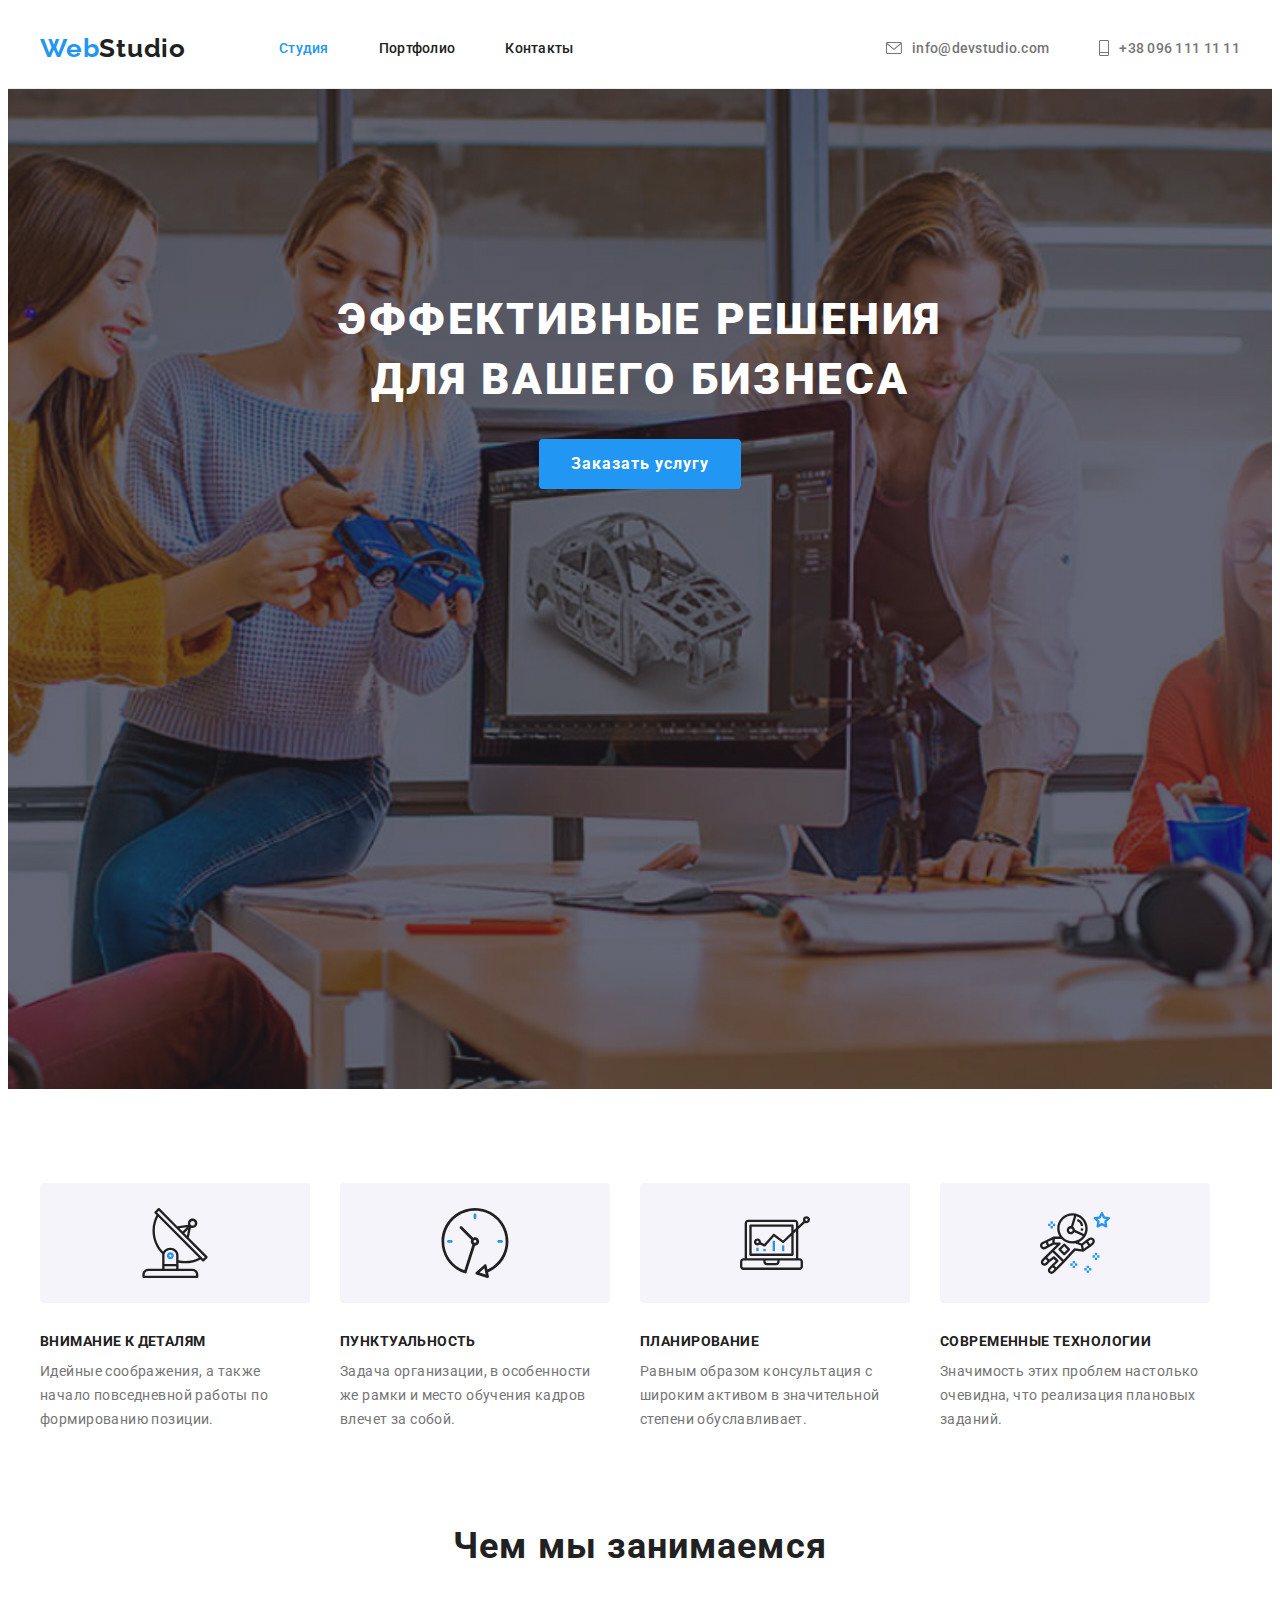
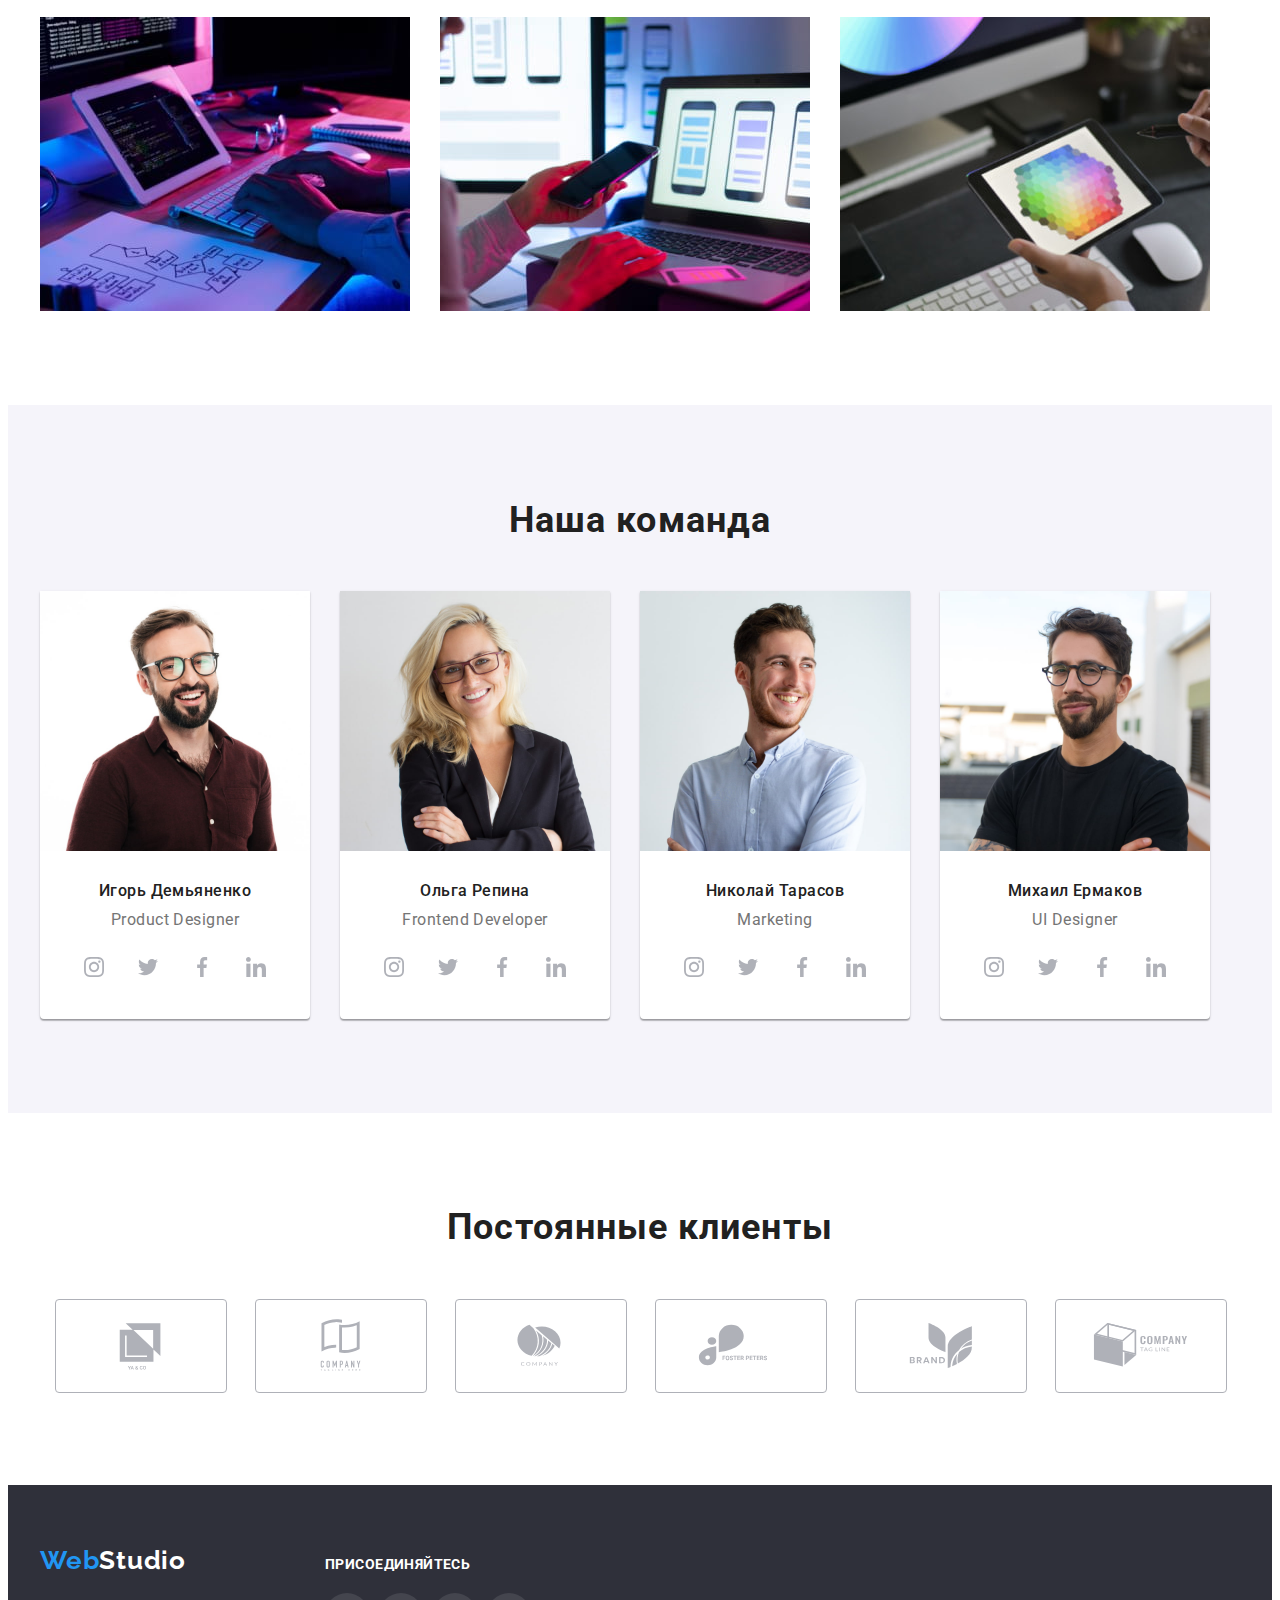
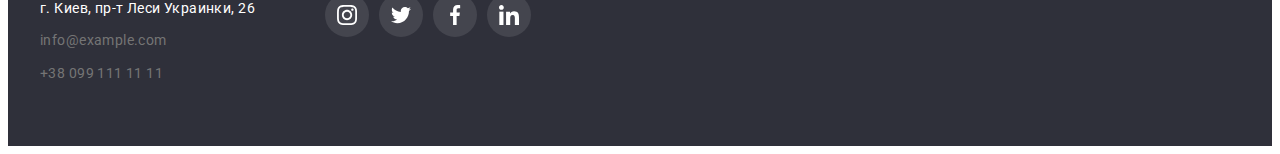
<file: index.html>
<!DOCTYPE html>
<html lang="ru">
  <head>
    <meta charset="UTF-8" />
    <meta http-equiv="X-UA-Compatible" content="IE=edge" />
    <meta name="viewport" content="width=device-width, initial-scale=1.0" />
    <title>Webstudio</title>
    <!-- Fonts start -->
    <link rel="preconnect" href="https://fonts.googleapis.com" />
    <link rel="preconnect" href="https://fonts.gstatic.com" crossorigin />
    <link
      href="https://fonts.googleapis.com/css2?family=Raleway:wght@700&family=Roboto:wght@400;500;700;900&display=swap"
      rel="stylesheet"
    />
    <link
      rel="stylesheet"
      href="https://cdnjs.cloudflare.com/ajax/libs/modern-normalize/1.1.0/modern-normalize.min.css"
      integrity="sha512-wpPYUAdjBVSE4KJnH1VR1HeZfpl1ub8YT/NKx4PuQ5NmX2tKuGu6U/JRp5y+Y8XG2tV+wKQpNHVUX03MfMFn9Q=="
      crossorigin="anonymous"
      referrerpolicy="no-referrer"
    />
    <!-- Fonts end -->
    <link rel="stylesheet" href="./css/style.css" />
  </head>
  <body>
    <!-- header section -->
    <header class="header section">
      <div class="container">
        <nav class="header-nav">
          <a class="header-logo link logo" href="./index.html">
            Web<span class="logo-accent-main">Studio</span>
          </a>
          <ul class="header-list list">
            <li class="header-item">
              <a class="header-link current link" href="./index.html">Студия</a>
            </li>
            <li class="header-item">
              <a class="header-link link" href="./portfolio.html">Портфолио</a>
            </li>
            <li class="header-item">
              <a class="header-link link" href="">Контакты</a>
            </li>
          </ul>
        </nav>
        <ul class="contacts-list list">
          <li class="contacts-item">
            <a class="header-contacts link" href="mailto:info@devstudio.com">
              <svg class="main-contact-icon" width="16" height="12">
                <use href="./images/icons.svg#icon-mail"></use>
                </svg>
              info@devstudio.com</a>
          </li>
          <li class="contacts-item">
            <a class="header-contacts link" href="tel:+380961111111">
              <svg class="main-contact-icon" width="10" height="16">
                <use href="./images/icons.svg#icon-phone"></use>
                </svg>
              +38 096 111 11 11</a>
          </li>
        </ul>
      </div>
    </header>
    <!-- main section -->
    <main>
      <!--Hero section-->
      <section class="hero">
        <div class="container">
          <h1 class="hero-title">Эффективные решения для вашего бизнеса</h1>
          <button class="hero-btn" type="button">Заказать услугу</button>
        </div>
      </section>
      <!-- About section -->
      <section class="about bgc">
        <div class="container">
          <h2 class="visually-hidden">О нас</h2>
          <ul class="about-list list">
            <li class="about-item">
              <div class="icon-box">
                <svg class="about-icon">
                  <use href="./images/icons.svg#icon-antenna"></use>
                </svg>
              </div>
              <h3 class="about-pre-title">Внимание к деталям</h3>
              <p class="about-text">
                Идейные соображения, а также начало повседневной работы по формированию позиции.
              </p>
            </li>
            <li class="about-item">
              <div class="icon-box">
                <svg class="about-icon">
                  <use href="./images/icons.svg#icon-clock"></use>
                </svg>
              </div>
              <h3 class="about-pre-title">Пунктуальность</h3>
              <p class="about-text">
                Задача организации, в особенности же рамки и место обучения кадров влечет за собой.
              </p>
            </li>
            <li class="about-item">
              <div class="icon-box">
                <svg class="about-icon">
                  <use href="./images/icons.svg#icon-diagram"></use>
                </svg>
              </div>
              <h3 class="about-pre-title">Планирование</h3>
              <p class="about-text">
                Равным образом консультация с широким активом в значительной степени обуславливает.
              </p>
            </li>
            <li class="about-item">
              <div class="icon-box">
                <svg class="about-icon">
                  <use href="./images/icons.svg#icon-astronaut"></use>
                </svg>
              </div>
              <h3 class="about-pre-title">Современные технологии</h3>
              <p class="about-text">
                Значимость этих проблем настолько очевидна, что реализация плановых заданий.
              </p>
            </li>
          </ul>
        </div>
      </section>
      <section class="gallery bgc">
        <div class="container">
          <h2 class="gallery-title title">Чем мы занимаемся</h2>
          <ul class="gallery-list list">
            <li class="gallery-item">
              <img
                class="images"
                src="./images/img-1.jpg"
                alt="работа с пк за столом"
                width="370"
                height="294"
              />
            </li>
            <li class="gallery-item">
              <img
                class="images"
                src="./images/img-2.jpg"
                alt="работа с пк за столом"
                width="370"
                height="294"
              />
            </li>
            <li class="gallery-item">
              <img
                class="images"
                src="./images/img-3.jpg"
                alt="работа с пк за столом"
                width="370"
                height="294"
              />
            </li>
          </ul>
        </div>
      </section>
      <section class="masters">
        <div class="container">
          <h2 class="masters-title title">Наша команда</h2>
          <ul class="masters-list list">
            <li class="masters-item">
              <img
                class="avatar"
                src="./images/img-4.jpg"
                alt="наши сотрудники"
                width="270"
                height="260"
              />
              <div class="card-content">
                <h3 class="masters-item-title">Игорь Демьяненко</h3>
                <p class="masters-item-text" lang="en">Product Designer</p>
                <ul class="masters-soc-list list">
                  <li class="masters-soc-item"><a href="" class="masters-soc-link link">
                      <svg class="masters-soc-icon" width="20" height="20">
                          <use  href="./images/icons.svg#icon-instagram-1"></use>
                      </svg>
                  </a></li>
                  <li class="masters-soc-item"><a href="" class="masters-soc-link link">
                      <svg class="masters-soc-icon" width="20" height="20">
                          <use href="./images/icons.svg#icon-twitter-1"></use>
                      </svg>
                  </a></li>
                  <li class="masters-soc-item"><a href="" class="masters-soc-link link">
                      <svg class="masters-soc-icon" width="20" height="20">
                          <use href="./images/icons.svg#icon-facebook-1"></use>
                      </svg>
                  </a></li>
                  <li class="masters-soc-item"><a href="" class="masters-soc-link link">
                      <svg class="masters-soc-icon" width="20" height="20">
                          <use href="./images/icons.svg#icon-linkedin-1"></use>
                      </svg>
                  </a></li>
              </ul>
              </div>
            </li>
            <li class="masters-item">
              <img
                class="avatar"
                src="./images/img-5.jpg"
                alt="наши сотрудники"
                width="270"
                height="260"
              />
              <div class="card-content">
                <h3 class="masters-item-title">Ольга Репина</h3>
                <p class="masters-item-text" lang="en">Frontend Developer</p>
                <ul class="masters-soc-list list">
                  <li class="masters-soc-item"><a href="" class="masters-soc-link link">
                      <svg class="masters-soc-icon" width="20" height="20">
                          <use  href="./images/icons.svg#icon-instagram-1"></use>
                      </svg>
                  </a></li>
                  <li class="masters-soc-item"><a href="" class="masters-soc-link link">
                      <svg class="masters-soc-icon" width="20" height="20">
                          <use href="./images/icons.svg#icon-twitter-1"></use>
                      </svg>
                  </a></li>
                  <li class="masters-soc-item"><a href="" class="masters-soc-link link">
                      <svg class="masters-soc-icon" width="20" height="20">
                          <use href="./images/icons.svg#icon-facebook-1"></use>
                      </svg>
                  </a></li>
                  <li class="masters-soc-item"><a href="" class="masters-soc-link link">
                      <svg class="masters-soc-icon" width="20" height="20">
                          <use href="./images/icons.svg#icon-linkedin-1"></use>
                      </svg>
                  </a></li>
              </ul>
              </div>
            </li>
            <li class="masters-item">
              <img
                class="avatar"
                src="./images/img-6.jpg"
                alt="наши сотрудники"
                width="270"
                height="260"
              />
              <div class="card-content">
                <h3 class="masters-item-title">Николай Тарасов</h3>
                <p class="masters-item-text" lang="en">Marketing</p>
                <ul class="masters-soc-list list">
                  <li class="masters-soc-item"><a href="" class="masters-soc-link link">
                      <svg class="masters-soc-icon" width="20" height="20">
                          <use  href="./images/icons.svg#icon-instagram-1"></use>
                      </svg>
                  </a></li>
                  <li class="masters-soc-item"><a href="" class="masters-soc-link link">
                      <svg class="masters-soc-icon" width="20" height="20">
                          <use href="./images/icons.svg#icon-twitter-1"></use>
                      </svg>
                  </a></li>
                  <li class="masters-soc-item"><a href="" class="masters-soc-link link">
                      <svg class="masters-soc-icon" width="20" height="20">
                          <use href="./images/icons.svg#icon-facebook-1"></use>
                      </svg>
                  </a></li>
                  <li class="masters-soc-item"><a href="" class="masters-soc-link link">
                      <svg class="masters-soc-icon" width="20" height="20">
                          <use href="./images/icons.svg#icon-linkedin-1"></use>
                      </svg>
                  </a></li>
              </ul>
              </div>
            </li>
            <li class="masters-item">
              <img
                class="avatar"
                src="./images/img-7.jpg"
                alt="наши сотрудники"
                width="270"
                height="260"
              />
              <div class="card-content">
                <h3 class="masters-item-title">Михаил Ермаков</h3>
                <p class="masters-item-text" lang="en">UI Designer</p>
                <ul class="masters-soc-list list">
                  <li class="masters-soc-item"><a href="" class="masters-soc-link link">
                    <svg class="masters-soc-icon" width="20" height="20">
                      <use  href="./images/icons.svg#icon-instagram-1"></use>
                  </svg>
              </a></li>
              <li class="masters-soc-item"><a href="" class="masters-soc-link link">
                  <svg class="masters-soc-icon" width="20" height="20">
                      <use href="./images/icons.svg#icon-twitter-1"></use>
                  </svg>
              </a></li>
              <li class="masters-soc-item"><a href="" class="masters-soc-link link">
                  <svg class="masters-soc-icon" width="20" height="20">
                      <use href="./images/icons.svg#icon-facebook-1"></use>
                  </svg>
              </a></li>
              <li class="masters-soc-item"><a href="" class="masters-soc-link link">
                  <svg class="masters-soc-icon" width="20" height="20">
                      <use href="./images/icons.svg#icon-linkedin-1"></use>
                  </svg>
                  </a></li>
              </ul>
              </div>
            </li>
          </ul>
        </div>
      </section>
      <section class="clients">
        <div class="container">
          <h2 class="clients-title title">Постоянные клиенты</h2>
          <ul class="clients-list list">
            <li class="clients-item"><a href="" class="clients-link link">
              <svg class="clients-icon" width="106" height="60">
                <use href="./images/icons.svg#icon-logo-1"></use>
              </svg>
              </a>
            </li>
            <li class="clients-item"><a href="" class="clients-link link">
              <svg class="clients-icon" width="106" height="60">
                <use href="./images/icons.svg#icon-logo-2"></use>
              </svg>
            </a>
            </li>
            <li class="clients-item"><a href="" class="clients-link link">
              <svg class="clients-icon" width="106" height="60">
                <use href="./images/icons.svg#icon-logo-3"></use>
              </svg>
            </a>
            </li>
            <li class="clients-item"><a href="" class="clients-link link">
              <svg class="clients-icon" width="106" height="60">
                <use href="./images/icons.svg#icon-logo-4"></use>
              </svg>
            </a>
            </li>
            <li class="clients-item"><a href="" class="clients-link link">
              <svg class="clients-icon" width="106" height="60">
                <use href="./images/icons.svg#icon-logo-5"></use>
              </svg>
            </a>
            </li>
            <li class="clients-item"><a href="" class="clients-link link">
              <svg class="clients-icon" width="106" height="60">
                <use href="./images/icons.svg#icon-logo-6"></use>
              </svg>
            </a>
            </li>
          </ul>
        </div>
      </section>
    </main>
    <!-- footer section -->
    <footer class="footer">
      <div class="container"> 
        <div class="online">
          <a class="footer-logo link logo" href="./index.html" lang="en"
            >Web<span class="logo-accent">Studio</span></a
          >
          <address class="footer-address">
            <ul class="footer-list list">
              <li class="footer-item">
                <a
                  class="footer-text link"
                  href="https://goo.gl/maps/RJscWmazuHwLruKx6"
                  target="_blank"
                  rel="noopener noreferrer nofollow"
                  >г. Киев, пр-т Леси Украинки, 26</a
                >
              </li>
              <li class="footer-item">
                <a class="footer-link link" href="mailto:info@example.com">info@example.com</a>
              </li>
              <li class="footer-item">
                <a class="footer-link link" href="tel:+380991111111">+38 099 111 11 11</a>
              </li>
            </ul>
          </address>
        </div>
        <div class="footer-join">
          <p class="footer-title">присоединяйтесь</p>
          <ul class="join-list list">
              <li class="join-item">
                  <svg class="footer-soc-icon" width="20" height="20">
                      <use  href="./images/icons.svg#icon-instagram"></use>
                  </svg>
              </li>
              <li class="join-item">
                  <svg class="footer-soc-icon" width="20" height="20">
                      <use  href="./images/icons.svg#icon-twitter"></use>
                  </svg>
              </li>
              <li class="join-item">
                  <svg class="footer-soc-icon" width="20" height="20">
                      <use  href="./images/icons.svg#icon-facebook"></use>
                  </svg>
              </li>
              <li class="join-item">
                  <svg class="footer-soc-icon" width="20" height="20">
                      <use  href="./images/icons.svg#icon-linkedin"></use>
                  </svg>
              </li>
          </ul>
      </div>
      </div>
    </footer>
  </body>
</html>
</file>
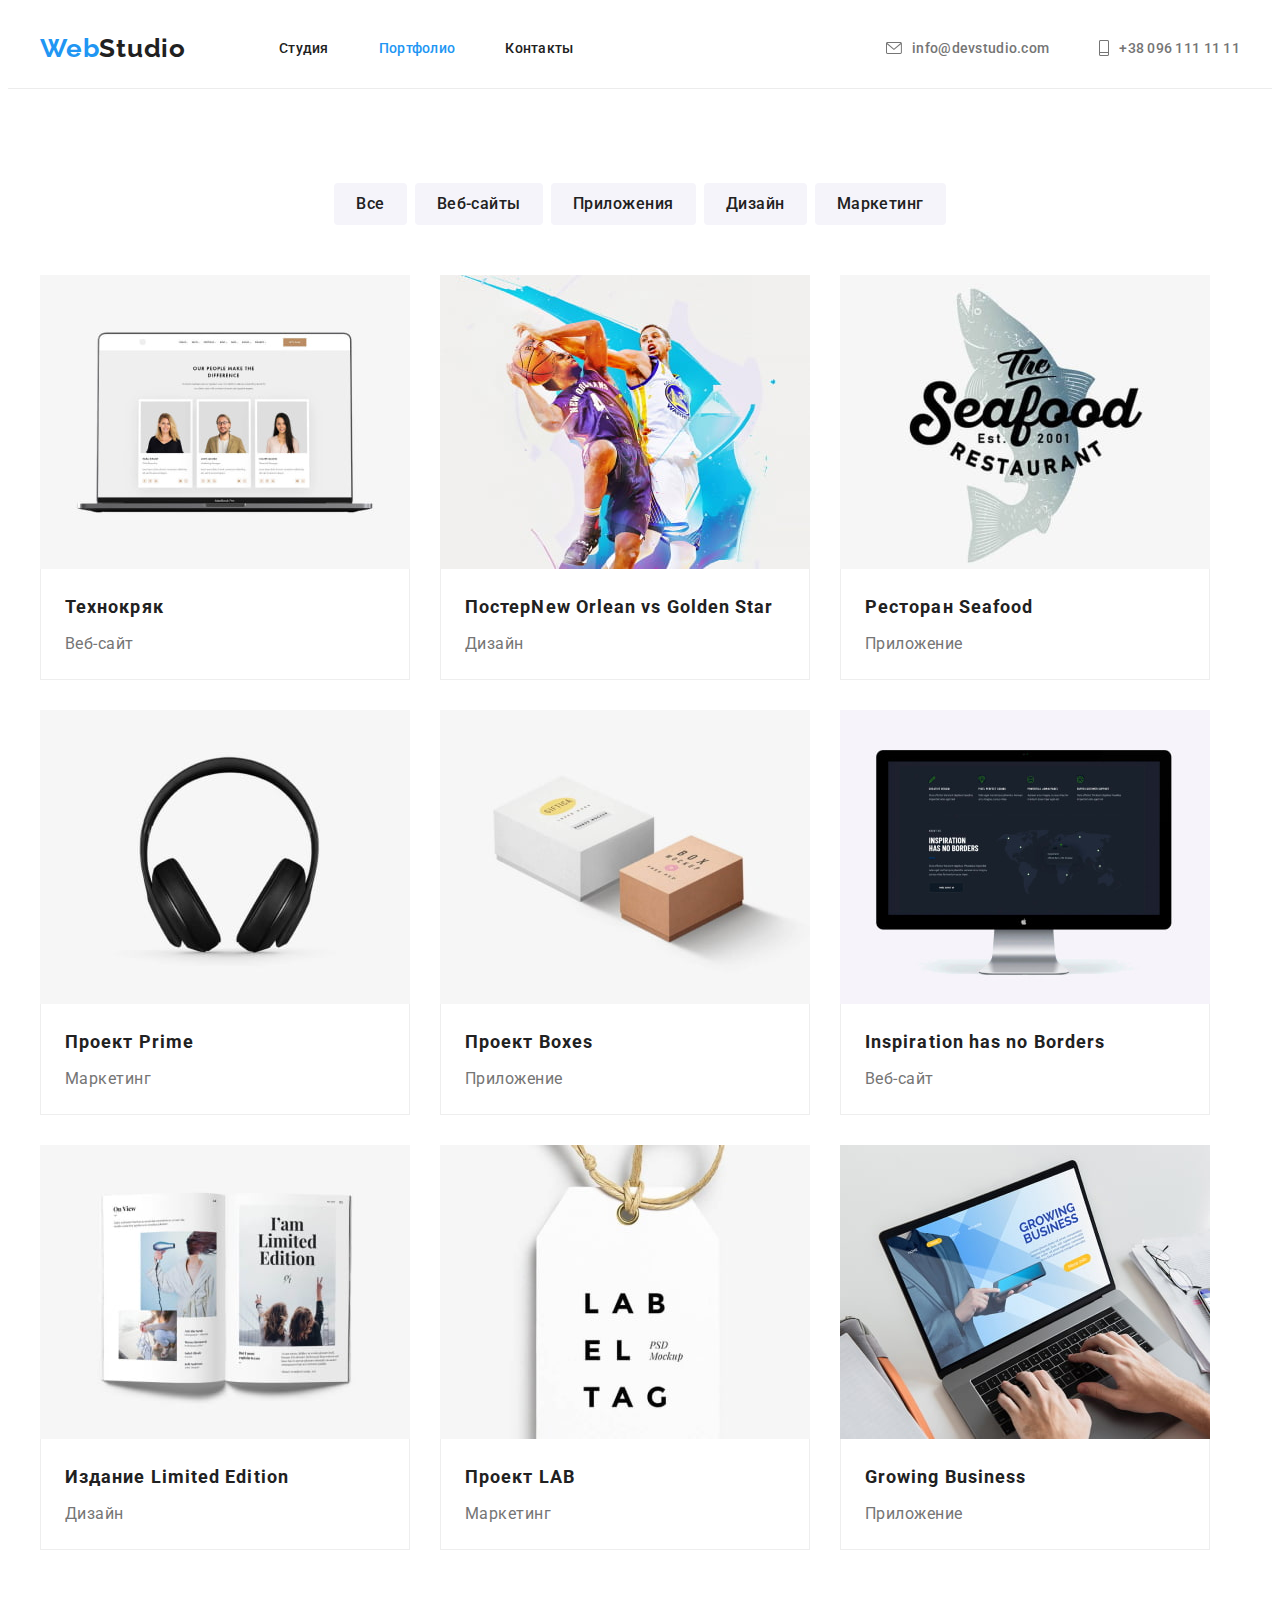
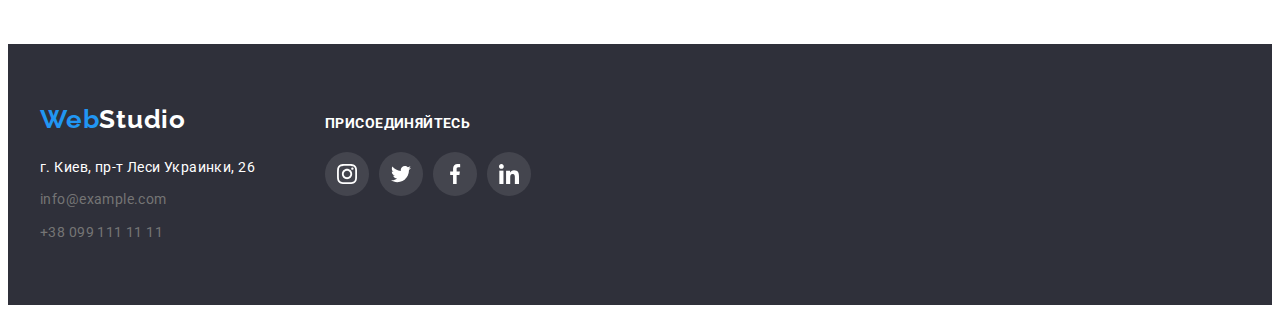
<file: portfolio.html>
<!DOCTYPE html>
<html lang="ru">
  <head>
    <meta charset="UTF-8" />
    <meta http-equiv="X-UA-Compatible" content="IE=edge" />
    <meta name="viewport" content="width=device-width, initial-scale=1.0" />
    <title>Portfolio</title>
    <!-- Fonts start -->
    <link rel="preconnect" href="https://fonts.googleapis.com" />
    <link rel="preconnect" href="https://fonts.gstatic.com" crossorigin />
    <link
      href="https://fonts.googleapis.com/css2?family=Raleway:wght@700&family=Roboto:wght@400;500;700;900&display=swap"
      rel="stylesheet"
    />
    <link
      rel="stylesheet"
      href="https://cdnjs.cloudflare.com/ajax/libs/modern-normalize/1.1.0/modern-normalize.min.css"
      integrity="sha512-wpPYUAdjBVSE4KJnH1VR1HeZfpl1ub8YT/NKx4PuQ5NmX2tKuGu6U/JRp5y+Y8XG2tV+wKQpNHVUX03MfMFn9Q=="
      crossorigin="anonymous"
      referrerpolicy="no-referrer"
    />
    <!-- Fonts end -->
    <link rel="stylesheet" href="./css/style.css" />
  </head>
  <body>
    <header class="header section">
      <div class="container">
        <nav class="header-nav">
          <a href="./index.html" class="header-logo link logo">
            Web<span class="logo-accent-main">Studio</span>
          </a>
          <ul class="header-list list">
            <li class="header-item">
              <a href="./index.html" class="header-link link">Студия</a>
            </li>
            <li class="header-item">
              <a href="./portfolio.html" class="header-link current link">Портфолио</a>
            </li>
            <li class="header-item">
              <a href="" class="header-link link">Контакты</a>
            </li>
          </ul>
        </nav>
        <ul class="contacts-list list">
          <li class="contacts-item">
            <a class="header-contacts link" href="mailto:info@devstudio.com">
              <svg class="main-contact-icon" width="16" height="12">
                <use href="./images/icons.svg#icon-mail"></use>
                </svg>
              info@devstudio.com</a>
          </li>
          <li class="contacts-item">
            <a class="header-contacts link" href="tel:+380961111111">
              <svg class="main-contact-icon" width="10" height="16">
                <use href="./images/icons.svg#icon-phone"></use>
                </svg>
              +38 096 111 11 11</a>
          </li>
        </ul>
      </div>
    </header>
    <main>
      <section class="navigation bgc">
        <div class="container">
          <h1 class="visually-hidden">Наши работы</h1>
          <ul class="navigation-list list">
            <li class="nav-item">
              <button type="button" class="button nav">Все</button>
            </li>
            <li class="nav-item">
              <button type="button" class="button nav">Веб-сайты</button>
            </li>
            <li class="nav-item">
              <button type="button" class="button nav">Приложения</button>
            </li>
            <li class="nav-item">
              <button type="button" class="button nav">Дизайн</button>
            </li>
            <li class="nav-item">
              <button type="button" class="button nav">Маркетинг</button>
            </li>
          </ul>

          <ul class="features-list list">
            <li class="features-item">
              <a href="" class="link">
                <img src="./images/about-1.jpg" alt="Технокряк" width="370" height="294" />
                <div class="link-text">
                  <h2 class="features-title">Технокряк</h2>
                  <p class="features-text">Веб-сайт</p>
                </div></a
              >
            </li>
            <li class="features-item">
              <a href="" class="link">
                <img src="./images/about-2.jpg" alt="Постер" width="370" height="294" />
                <div class="link-text">
                  <h2 class="features-title">
                    Постер<span lang="en">New Orlean vs Golden Star</span>
                  </h2>
                  <p class="features-text">Дизайн</p>
                </div></a
              >
            </li>
            <li class="features-item">
              <a href="" class="link">
                <img src="./images/about-3.jpg" alt="Ресторан" width="370" height="294" />
                <div class="link-text">
                  <h2 class="features-title">Ресторан <span lang="en">Seafood</span></h2>
                  <p class="features-text">Приложение</p>
                </div></a
              >
            </li>
            <li class="features-item">
              <a href="" class="link">
                <img src="./images/about-4.jpg" alt="Проект" width="370" height="294" />
                <div class="link-text">
                  <h2 class="features-title">Проект <span lang="en">Prime</span></h2>
                  <p class="features-text">Маркетинг</p>
                </div></a
              >
            </li>
            <li class="features-item">
              <a href="" class="link">
                <img src="./images/about-5.jpg" alt="Проект" width="370" height="294" />
                <div class="link-text">
                  <h2 class="features-title">Проект <span lang="en">Boxes</span></h2>
                  <p class="features-text">Приложение</p>
                </div></a
              >
            </li>
            <li class="features-item">
              <a href="" class="link">
                <img src="./images/about-6.jpg" alt="Веб-сайт" width="370" height="294" />
                <div class="link-text">
                  <h2 class="features-title" lang="en">Inspiration has no Borders</h2>
                  <p class="features-text">Веб-сайт</p>
                </div></a
              >
            </li>
            <li class="features-item">
              <a href="" class="link">
                <img src="./images/about-7.jpg" alt="Дизайн" width="370" height="294" />
                <div class="link-text">
                  <h2 class="features-title">Издание <span lang="en">Limited Edition</span></h2>
                  <p class="features-text">Дизайн</p>
                </div></a
              >
            </li>
            <li class="features-item">
              <a href="" class="link">
                <img src="./images/about-8.jpg" alt="Маркетинг" width="370" height="294" />
                <div class="link-text">
                  <h2 class="features-title">Проект <span lang="en">LAB</span></h2>
                  <p class="features-text">Маркетинг</p>
                </div></a
              >
            </li>
            <li class="features-item">
              <a href="" class="link">
                <img src="./images/about-9.jpg" alt="Приложение" width="370" height="294" />
                <div class="link-text">
                  <h2 class="features-title" lang="en">Growing Business</h2>
                  <p class="features-text">Приложение</p>
                </div></a
              >
            </li>
          </ul>
        </div>
      </section>
    </main>
    <footer class="footer">
      <div class="container">
        <div class="online">
          <a class="footer-logo link logo" href="./index.html" lang="en"
            >Web<span class="logo-accent">Studio</span></a
          >
          <address class="footer-address">
            <ul class="footer-list list">
              <li class="footer-item">
                <a
                  class="footer-text link"
                  href="https://goo.gl/maps/RJscWmazuHwLruKx6"
                  target="_blank"
                  rel="noopener noreferrer nofollow"
                  >г. Киев, пр-т Леси Украинки, 26</a
                >
              </li>
              <li class="footer-item">
                <a class="footer-link link" href="mailto:info@example.com">info@example.com</a>
              </li>
              <li class="footer-item">
                <a class="footer-link link" href="tel:+380991111111">+38 099 111 11 11</a>
              </li>
            </ul>
          </address>
        </div>
        <div class="footer-join">
          <p class="footer-title">присоединяйтесь</p>
          <ul class="join-list list">
              <li class="join-item">
                  <svg class="footer-soc-icon" width="20" height="20">
                      <use  href="./images/icons.svg#icon-instagram"></use>
                  </svg>
              </li>
              <li class="join-item">
                  <svg class="footer-soc-icon" width="20" height="20">
                      <use  href="./images/icons.svg#icon-twitter"></use>
                  </svg>
              </li>
              <li class="join-item">
                  <svg class="footer-soc-icon" width="20" height="20">
                      <use  href="./images/icons.svg#icon-facebook"></use>
                  </svg>
              </li>
              <li class="join-item">
                  <svg class="footer-soc-icon" width="20" height="20">
                      <use  href="./images/icons.svg#icon-linkedin"></use>
                  </svg>
              </li>
          </ul>
      </div>
      </div>
    </footer>
  </body>
</html>
</file>
<file: css/style.css>
:root {
  --title-color: #212121;
  --main-color: #757575;
  --accent-color: #2196f3;
  --second-title-color: #ffffff;
  --background-color: #e5e5e5;
  --secondary-bgc: #f5f4fa;
  --third-bgc: #2f303a;
  --icon-color: #AFB1B8;
}
body {
  font-family: 'Roboto', sans-serif;
  color: var(--title-color);
  background-color: var(--second-title-color);
  font-size: 14px;
  letter-spacing: 0.03em;
}
p,
h1,
h2,
h3,
h4,
h5,
h6 {
  margin: 0;
}
address {
  font-style: normal;
}
section {
  padding-top: 94px;
  padding-bottom: 94px;
}
/*reset styles */
.link {
  text-decoration: none;
  color: inherit;
}
.list {
  list-style: none;
  padding: 0;
  margin: 0;
}
img {
  display: block;
  max-width: 100%;
  height: auto;
}
.button {
  font-family: 'Roboto';
  font-style: normal;
  font-weight: 500;
  font-size: 16px;
  line-height: calc(30 / 16);
  text-align: center;
  letter-spacing: 0.03em;
  color: var(--title-color);
  background-color: var(--secondary-bgc);
}
.button:hover,
.button:focus {
  color: var(--second-title-color);
  background-color: var(--accent-color);
}
button {
  cursor: pointer;
  border: none;
}
.bgc {
  color: var(--background-color);
}
.visually-hidden {
  position: absolute;
  white-space: nowrap;
  width: 1px;
  height: 1px;
  overflow: hidden;
  border: 0;
  padding: 0;
  clip: rect(0 0 0 0);
  clip-path: inset(50%);
  margin: -1px;
}
.container {
  width: 1200px;
  padding-right: 15px;
  padding-left: 15px;
  margin: 0 auto;
}
.logo {
  font-family: 'Raleway';
  font-weight: 700;
  font-size: 26px;
  line-height: calc(31 / 26);
  letter-spacing: 0.03em;
}

.title {
  font-weight: 700;
  font-size: 36px;
  line-height: 1.16;
  letter-spacing: 0.03em;
}
/* Header section*/
.header-list {
  display: flex;
}
.header-nav {
  display: flex;
  align-items: center;
}
.header .container {
  display: flex;
  align-items: center;
}
.contacts-list {
  margin-left: auto;
}
.header {
  border-bottom: 1px solid #ececec;
}
.header-item:not(:last-child) {
  margin-right: 50px;
}
.header-logo {
  margin-right: 93px;
  color: var(--accent-color);
}
.logo-accent-main {
  color: var(--title-color);
}
.header-link {
  padding-top: 32px;
  padding-bottom: 32px;
  display: block;
  font-weight: 500;
  font-size: 14px;
  line-height: calc(16 / 14);
  letter-spacing: 0.02em;
  color: var(--title-color);
}
.header-link:hover,
.header-link:focus {
  color: var(--accent-color);
}
.header-link.current {
  color: var(--accent-color);
}

.header-contacts {
  display: flex;
  align-items: center;
  font-weight: 500;
  font-size: 14px;
  line-height: calc(16 / 14);
  letter-spacing: 0.02em;
  color: var(--main-color);
}
.header-contacts:hover,
.header-contacts:focus {
  color: var(--accent-color);
}
.contacts-list {
  display: flex;
}
.contacts-item + .contacts-item {
  margin-left: 50px;
  display: flex;
}
.main-contact-icon {
  margin-right: 10px;
  fill: currentColor;
}

/* Hero section*/
.hero {
  background-color: var(--third-bgc);
  text-align: center;
  padding: 200px 0;
  background-image: linear-gradient(rgba(47, 48, 58, 0.4), rgba(47, 48, 58, 0.4)),
    url(../images/bg-image.jpg);
  background-repeat: no-repeat;
  background-position: center;
  background-size: cover;
  max-width: 1600px;
  height: 600px;
  margin: 0 auto;
}
.hero-title {
  margin: 0 auto;
  margin-bottom: 30px;
  font-weight: 900;
  width: 696px;
  max-width: 700;
  font-size: 44px;
  line-height: calc(60 / 44);
  letter-spacing: 0.06em;
  text-transform: uppercase;
  text-align: center;
  color: var(--second-title-color);
}
.hero-btn {
  padding: 10px 32px;
  border-radius: 4px;
  min-width: 200px;
  font-family: inherit;
  font-weight: 700;
  font-size: 16px;
  line-height: 1.88;
  border: none;
  letter-spacing: 0.06em;
  color: var(--second-title-color);
  background-color: var(--accent-color);
  transition: background-color 250ms cubic-bezier(0.4, 0, 0.2, 1) ,color 250ms cubic-bezier(0.4, 0, 0.2, 1) ;
}
.hero-btn:hover,
.hero-btn:focus {
  color: var(--second-title-color);
  background-color: #188ce8;
}
/* About */
.about-list {
  display: flex;
}
.about {
  padding-bottom: 0;
}
.about-item {
  flex-basis: 270px;
}
.about-pre-title {
  font-weight: 700;
  font-size: 14px;
  margin-bottom: 10px;
  line-height: calc(16 / 14);
  letter-spacing: 0.03em;
  text-transform: uppercase;
  color: var(--title-color);
}

.about-text {
  font-weight: 400;
  font-size: 14px;
  line-height: calc(24 / 14);
  letter-spacing: 0.03em;
  color: var(--main-color);
}
.about-item:not(:last-child) {
  margin-right: 30px;
}
.icon-box {
  display: flex;
  justify-content: center;
  align-items: center;
  width: 270px;
  height: 120px;
  background-color: var(--secondary-bgc);
  border-radius: 4px;
  margin-bottom: 30px;
}
.about-icon {
  width: 70px;
  height: 70px;
}

/* Gallery */
.gallery-list {
  display: flex;
  margin: 0;
}
.gallery-item:not(:last-child) {
  margin-right: 30px;
}
.gallery-title {
  font-weight: 700;
  font-size: 36px;
  line-height: calc(42 / 36);
  text-align: center;
  letter-spacing: 0.03em;
  color: var(--title-color);
  margin-bottom: 50px;
}
/* Masters */
.masters {
  background-color: var(--secondary-bgc);
}
.masters-list {
  display: flex;
  margin: 0;
}
.masters-item {
  width: 270px;
  background-color: var(--second-title-color);
  box-shadow: 0px 1px 3px rgba(0, 0, 0, 0.12), 0px 1px 1px rgba(0, 0, 0, 0.14),
    0px 2px 1px rgba(0, 0, 0, 0.2);
  border-radius: 0px 0px 4px 4px;
}
.masters-item:not(:last-child) {
  margin-right: 30px;
}
.masters-title {
  font-weight: 700;
  font-size: 36px;
  line-height: calc(42 / 36);
  text-align: center;
  letter-spacing: 0.03em;
  color: var(--title-color);
  margin-bottom: 50px;
}
.card-content {
  padding: 30px 0;
  text-align: center;
}
.masters-item-title {
  font-weight: 500;
  font-size: 16px;
  line-height: calc(19 / 16);
  text-align: center;
  letter-spacing: 0.03em;
  color: var(--title-color);
  margin-bottom: 10px;
}
.masters-item-text {
  font-weight: 400;
  font-size: 16px;
  line-height: calc(19 / 16);
  text-align: center;
  letter-spacing: 0.03em;
  color: var(--main-color);
  margin-bottom: 16px;
}
.masters-soc-list {
  display: flex;
  justify-content: center;
}

.masters-soc-item {
  width: 44px;
  height: 44px;
  margin-right: 10px;
}

.masters-soc-item:last-child {
  margin-right: 0;
}

.masters-soc-link {
  display: flex;
  align-items: center;
  justify-content: center;
  width: 44px;
  height: 44px;
  border-radius: 50%;
  color: var(--icon-color);
}

.masters-soc-icon {
  fill: currentColor;
}

.masters-soc-link:hover,
.masters-soc-link:focus {
  background-color: var(--accent-color);
  color: var(--second-title-color);
}
/* Navigation */
.features-list {
  display: flex;
  flex-wrap: wrap;
  margin-top: 0px;
  margin: 0;
}
.nav-item:not(:last-child) {
  margin-right: 8px;
}
.button.nav:hover,
.button.nav:focus {
  box-shadow: 0px 3px 1px rgba(0, 0, 0, 0.1), 0px 1px 2px rgba(0, 0, 0, 0.08),
    0px 2px 2px rgba(0, 0, 0, 0.12);
}
.navigation-list .button {
  padding: 6px 22px;
  border-radius: 4px;
  font-weight: 500;
}
.navigation-list {
  display: flex;
  justify-content: center;
  margin-top: 0px;
  margin-bottom: 50px;
}
.link-text {
  padding: 20px 24px;
  border: 1px solid #eeeeee;
  border-top: none;
}
.features-title {
  margin-bottom: 4px;
  font-weight: 700;
  font-size: 18px;
  line-height: 2;
  letter-spacing: 0.06em;
  color: var(--title-color);
}

.features-text {
  font-weight: 400;
  font-size: 16px;
  line-height: 1.88;
  letter-spacing: 0.03em;
  color: var(--main-color);
}
.features-item {
  background-color: var(--second-title-color);
  margin-right: 30px;
  margin-bottom: 30px;
  width: 370px;
}
.features-item:nth-child(3n) {
  margin-right: 0;
}
.features-item:nth-last-child(-n + 3) {
  margin-bottom: 0;
}
.features-item .link {
  display: block;
}

.features-item .link:hover,
.features-item .link:focus {
  box-shadow: 0px 1px 1px rgba(0, 0, 0, 0.12), 0px 4px 4px rgba(0, 0, 0, 0.06),
    1px 4px 6px rgba(0, 0, 0, 0.16);
}

/* Clients-title*/

.clients-title {
  text-align: center;
  margin-bottom: 50px;
  color: var(--title-color);
}

.clients-list {
  display: flex;
  justify-content: center;
  text-align: center;
}

.clients-item {
  width: 170px;
  height: 92px;
  margin-right: 30px;
}

.clients-item:last-child {
  margin-right: 0;
}

.clients-link {
  display: flex;
  justify-content: center;
  align-items: center;
  width: 100%;
  height: 100%;
  color: var(--icon-color);
  border: 1px solid #afb1b8;
  border-radius: 4px;
}

.clients-icon {
  fill: currentColor;
}

.clients-link:hover,
.clients-link:focus {
  color: var(--accent-color);
  border-color: var(--accent-color);
}

/* Footer */
.footer-address {
  margin-top: 20px;
}
.footer {
  background-color: var(--third-bgc);
  padding-top: 60px;
  padding-bottom: 60px;
}
.footer-list {
  margin: 0;
}
.footer-logo {
  color: var(--accent-color);
}
.logo-accent {
  color: var(--second-title-color);
}
.footer-item {
  font-style: normal;
}
.footer-item:not(:last-child) {
  margin-bottom: 9px;
}
.footer-text {
  margin-bottom: 9px;
  font-weight: 400;
  font-size: 14px;
  line-height: calc(24 / 14);
  letter-spacing: 0.03em;
  color: var(--second-title-color);
}
.footer-link {
  font-weight: 400;
  font-size: 14px;
  line-height: 1.71;
  letter-spacing: 0.03em;
  color: var(--main-color);
  margin-bottom: 9px;
}
.footer-link:hover,
.footer-link:focus {
  color: var(--accent-color);
}
.footer-title {
  font-size: 14px;
  font-weight: 700;
  line-height: 1.14;
  letter-spacing: 0.03em;
  text-transform: uppercase;
  color: var(--second-title-color);
}

.join-list {
  display: flex;
}
.footer-join {
  margin-left: 70px;
}

.footer-title {
  margin-bottom: 20px;
}
.join-item {
  display: flex;
  justify-content: center;
  align-items: center;
  width: 44px;
  height: 44px;
  background: rgba(255, 255, 255, 0.1);
  border-radius: 50%;
  margin-right: 10px;
  color: var(--second-title-color);
}

.join-item:last-child {
  margin-right: 0;
}

.footer-soc-icon {
  fill: currentColor;
}

.join-item:hover,
.join-item:focus {
  background-color: var(--accent-color);
}
/* .container.footer-navigation {
  display: flex;
} */
.footer .container {
  display: flex;
  align-items: baseline;
}
</file>
